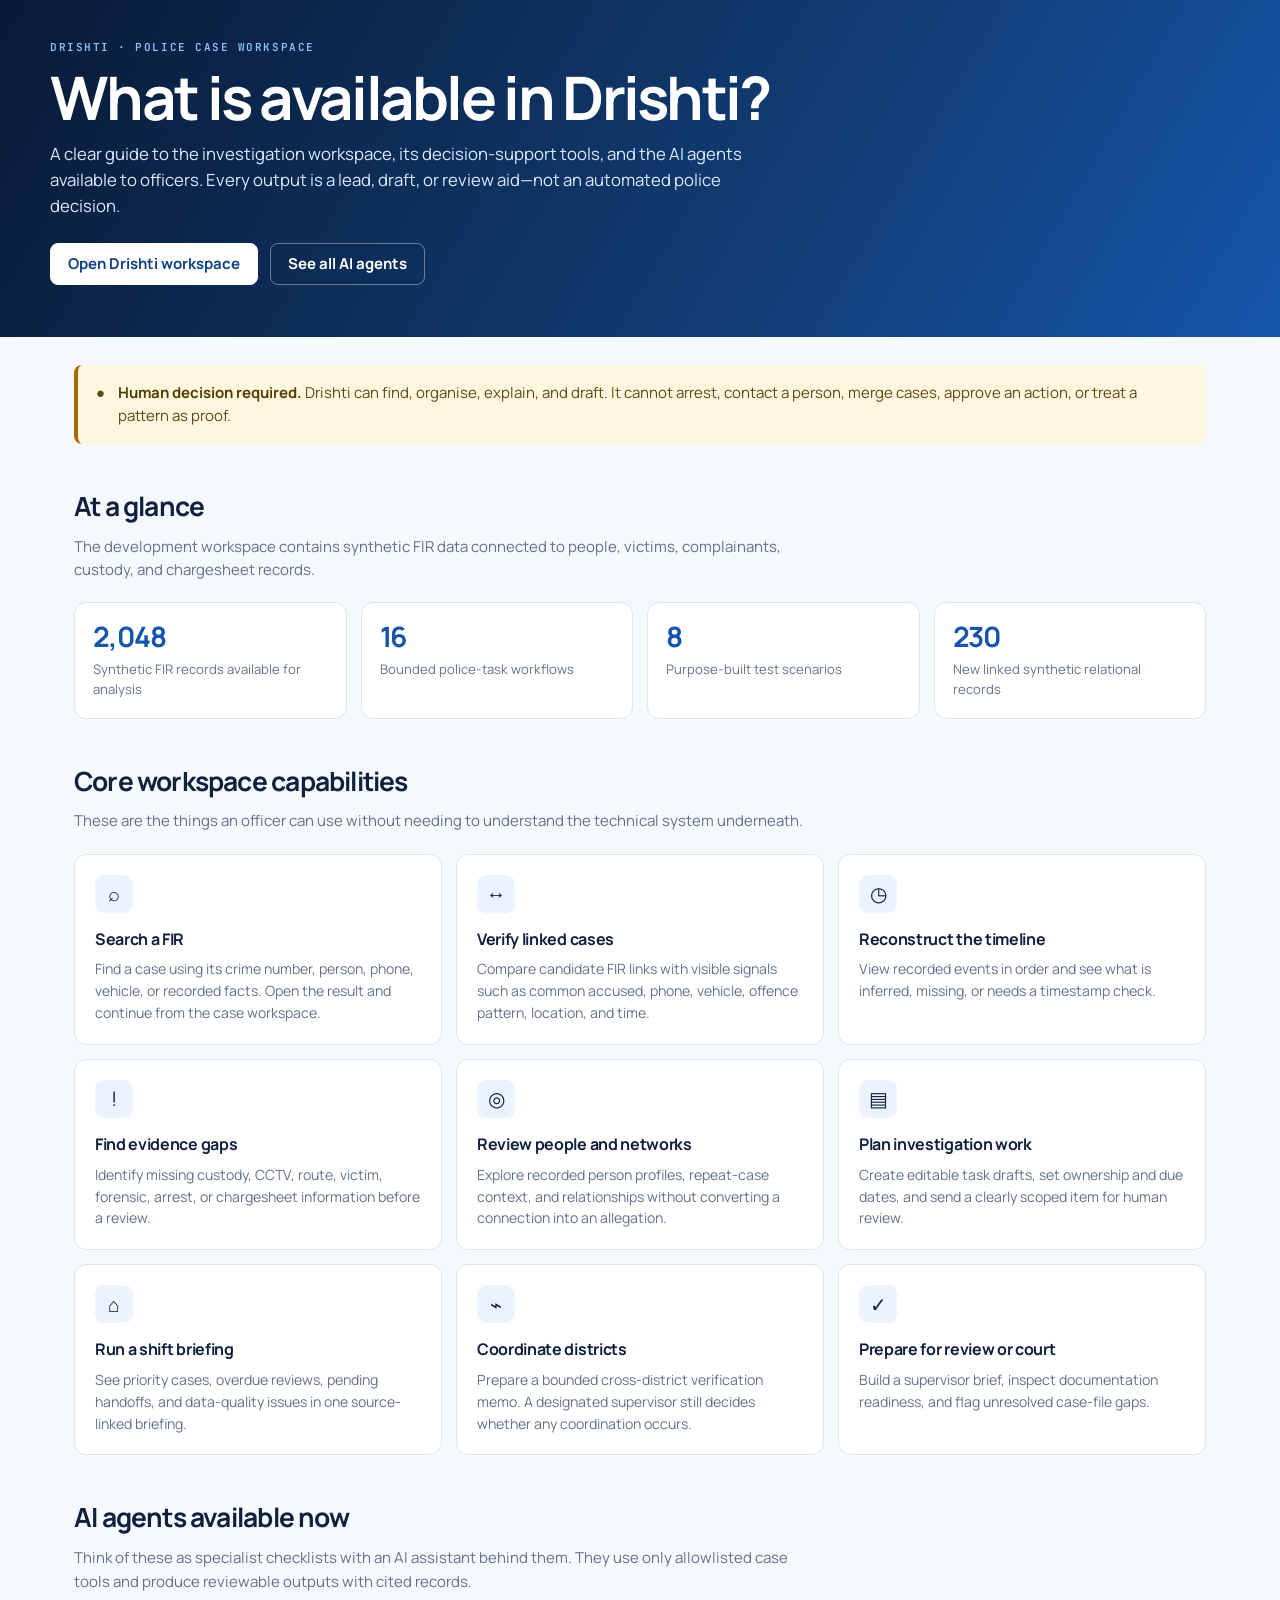
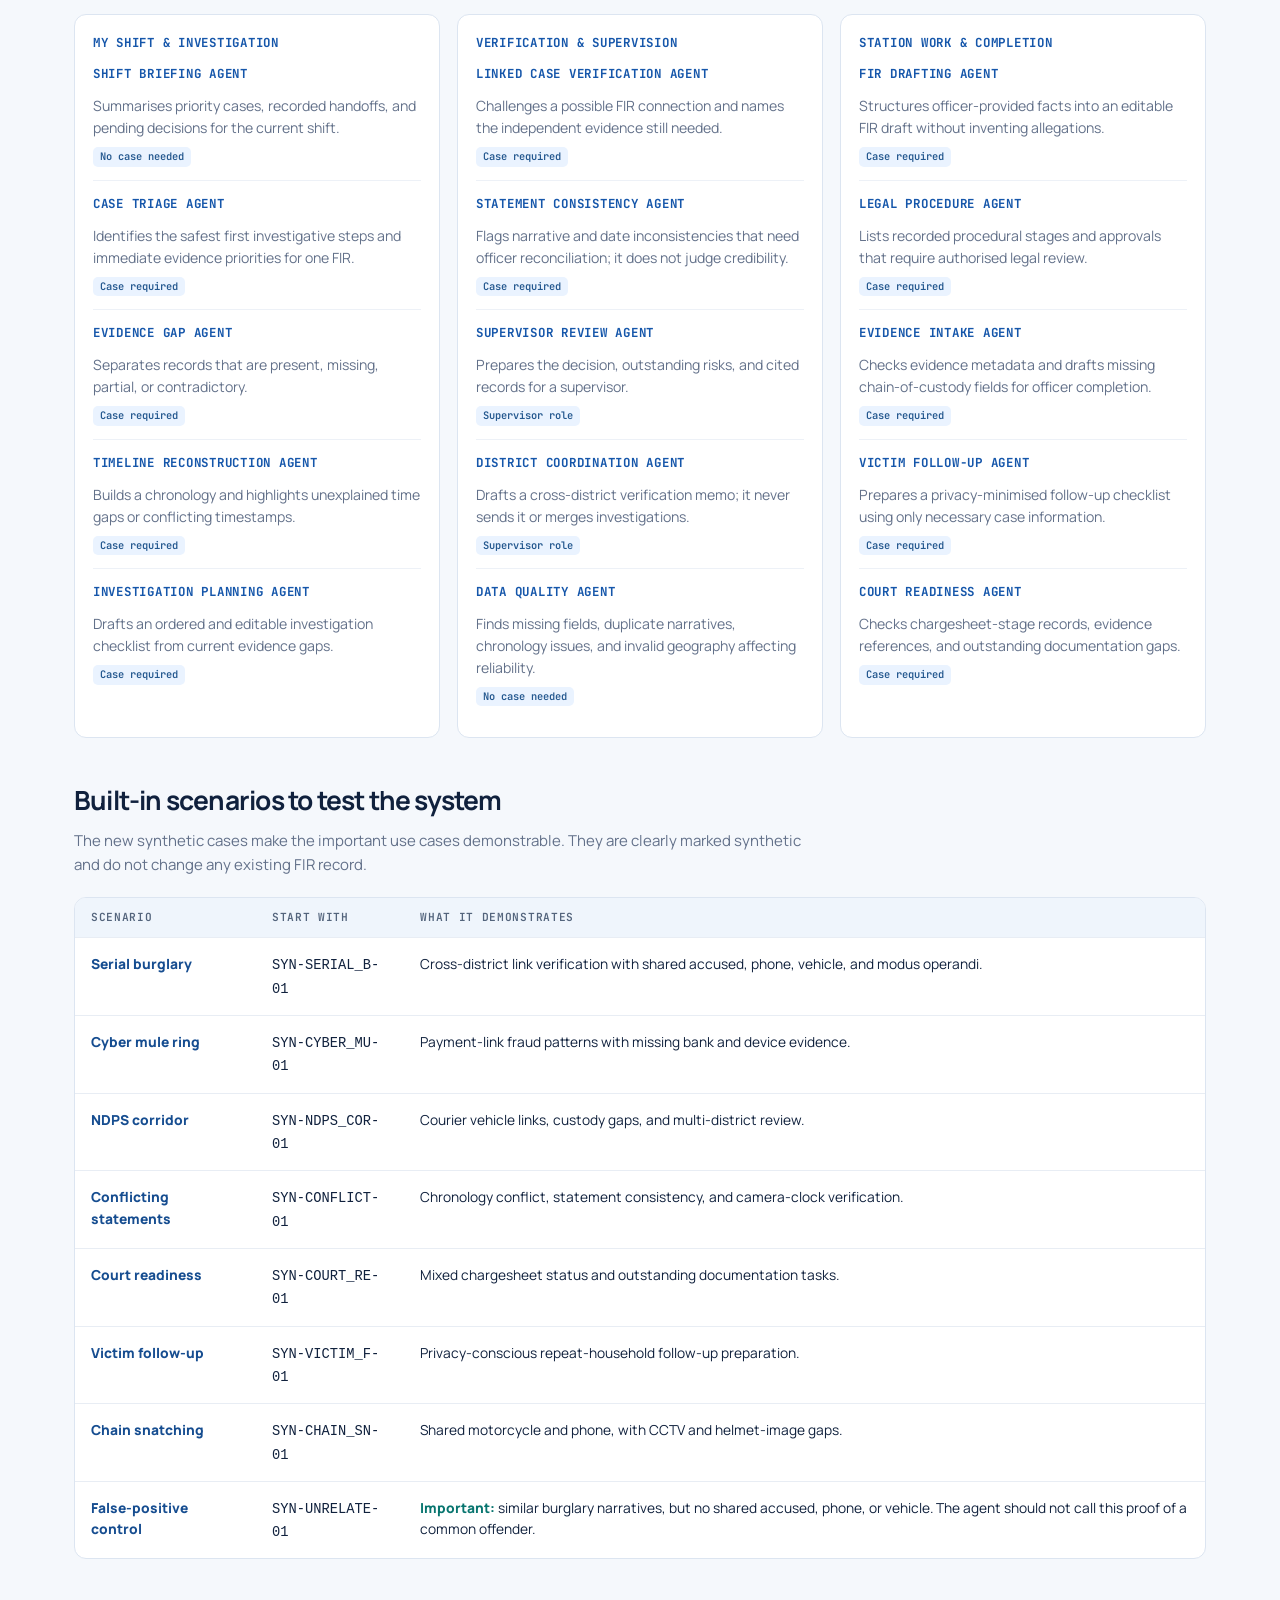
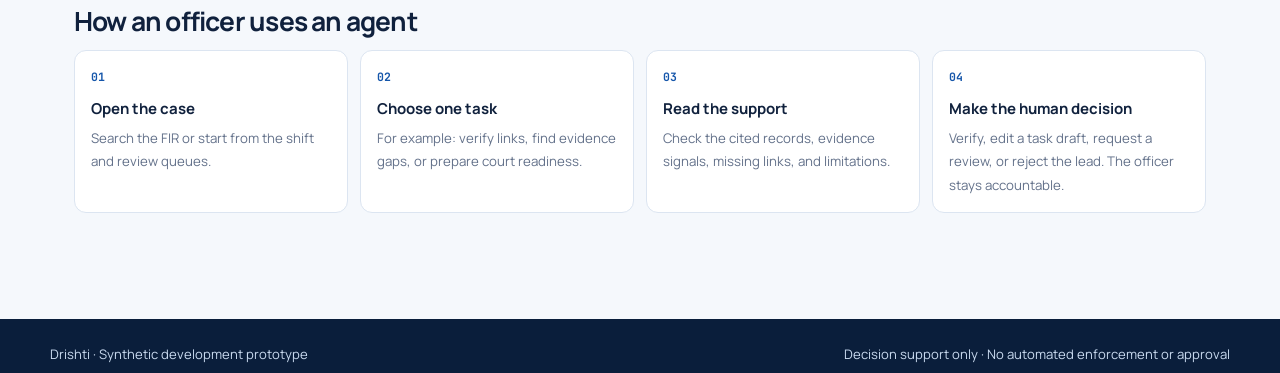
<file: frontend/capabilities.html>
<!doctype html>
<html lang="en">
<head>
  <meta charset="utf-8">
  <meta name="viewport" content="width=device-width, initial-scale=1">
  <meta name="description" content="A plain-language guide to Drishti's police decision-support capabilities and bounded AI agents.">
  <title>What Drishti Can Do</title>
  <link rel="preconnect" href="https://fonts.googleapis.com">
  <link rel="preconnect" href="https://fonts.gstatic.com" crossorigin>
  <link href="https://fonts.googleapis.com/css2?family=Manrope:wght@400;500;600;700;800&family=JetBrains+Mono:wght@500;600&display=swap" rel="stylesheet">
  <style>
    :root { --ink:#10213d; --muted:#63718a; --line:#dce5f1; --paper:#f5f8fc; --white:#fff; --blue:#1556aa; --blue-soft:#eaf3ff; --teal:#08756f; --teal-soft:#e8f7f4; --gold:#a56b00; --gold-soft:#fff6df; --navy:#0a1e3b; }
    * { box-sizing:border-box; }
    body { margin:0; background:var(--paper); color:var(--ink); font:15px/1.55 Manrope,Arial,sans-serif; }
    a { color:inherit; }
    .hero { background:linear-gradient(120deg,#081a35,#123d75 62%,#1556aa); color:#fff; padding:42px 24px 52px; }
    .wrap { max-width:1180px; margin:0 auto; }
    .eyebrow { color:#8bc2ff; font:600 11px/1 JetBrains Mono,monospace; letter-spacing:.14em; text-transform:uppercase; }
    h1 { max-width:760px; margin:13px 0 12px; font-size:clamp(2rem,5vw,3.75rem); line-height:1.05; letter-spacing:-.045em; }
    .hero p { max-width:720px; margin:0; color:#dceafe; font-size:1.05rem; }
    .hero-actions { display:flex; gap:12px; flex-wrap:wrap; margin-top:24px; }
    .button { display:inline-flex; align-items:center; min-height:42px; padding:0 17px; border:1px solid rgba(255,255,255,.38); border-radius:8px; color:#fff; text-decoration:none; font-weight:700; }
    .button.primary { background:#fff; color:#0c4286; border-color:#fff; }
    main { padding:28px 24px 64px; }
    .notice { display:flex; gap:13px; align-items:flex-start; margin:0 0 26px; padding:16px 18px; background:var(--gold-soft); border-left:4px solid var(--gold); border-radius:8px; color:#5f4a16; }
    .notice strong { color:#553d00; }
    .section { margin:42px 0; }
    h2 { margin:0 0 8px; font-size:1.65rem; letter-spacing:-.03em; }
    .lead { max-width:740px; margin:0 0 21px; color:var(--muted); }
    .stats { display:grid; grid-template-columns:repeat(4,1fr); gap:14px; }
    .stat { min-height:112px; padding:18px; background:var(--white); border:1px solid var(--line); border-radius:12px; }
    .stat b { display:block; color:var(--blue); font-size:1.75rem; line-height:1.1; letter-spacing:-.04em; }
    .stat span { display:block; margin-top:7px; color:var(--muted); font-size:.82rem; }
    .feature-grid { display:grid; grid-template-columns:repeat(3,1fr); gap:14px; }
    .feature { padding:20px; background:var(--white); border:1px solid var(--line); border-radius:12px; }
    .feature .icon { display:grid; place-items:center; width:38px; height:38px; margin-bottom:14px; border-radius:9px; background:var(--blue-soft); font-size:20px; }
    .feature h3,.agent h3 { margin:0 0 7px; font-size:1rem; letter-spacing:-.02em; }
    .feature p,.agent p { margin:0; color:var(--muted); font-size:.88rem; }
    .agent-groups { display:grid; grid-template-columns:repeat(3,1fr); gap:17px; }
    .agent-group { padding:18px; border:1px solid var(--line); border-radius:12px; background:var(--white); }
    .agent-group h3 { margin:0 0 12px; color:var(--blue); font-size:.78rem; font-family:JetBrains Mono,monospace; letter-spacing:.06em; text-transform:uppercase; }
    .agent { padding:13px 0; border-top:1px solid #edf1f7; }
    .agent:first-of-type { padding-top:0; border-top:0; }
    .tag { display:inline-block; margin:8px 4px 0 0; padding:3px 7px; border-radius:5px; background:var(--blue-soft); color:#24588f; font:600 .65rem/1.3 JetBrains Mono,monospace; }
    .scenario-table { overflow:auto; background:var(--white); border:1px solid var(--line); border-radius:12px; }
    table { width:100%; min-width:760px; border-collapse:collapse; text-align:left; }
    th { padding:13px 16px; background:#eff5fc; color:#53647c; font:600 .7rem/1.2 JetBrains Mono,monospace; letter-spacing:.06em; text-transform:uppercase; }
    td { padding:15px 16px; border-top:1px solid #e8edf4; vertical-align:top; font-size:.86rem; }
    td:first-child { font-weight:800; color:#164d90; }
    .good { color:var(--teal); font-weight:800; }
    .steps { display:grid; grid-template-columns:repeat(4,1fr); gap:12px; counter-reset:step; }
    .step { position:relative; min-height:138px; padding:20px 16px 16px; background:var(--white); border:1px solid var(--line); border-radius:12px; }
    .step::before { counter-increment:step; content:"0" counter(step); display:block; margin-bottom:14px; color:var(--blue); font:700 .72rem/1 JetBrains Mono,monospace; }
    .step b { display:block; margin-bottom:6px; }
    .step span { color:var(--muted); font-size:.83rem; }
    footer { padding:25px 24px; background:#0a1e3b; color:#c9daef; font-size:.82rem; }
    footer .wrap { display:flex; justify-content:space-between; gap:16px; flex-wrap:wrap; }
    @media (max-width:850px) { .stats,.steps { grid-template-columns:repeat(2,1fr); } .feature-grid,.agent-groups { grid-template-columns:1fr; } }
    @media (max-width:520px) { .hero { padding-top:32px; } main { padding:20px 15px 46px; } .stats,.steps { grid-template-columns:1fr; } }
  </style>
</head>
<body>
  <header class="hero">
    <div class="wrap">
      <div class="eyebrow">Drishti · Police Case Workspace</div>
      <h1>What is available in Drishti?</h1>
      <p>A clear guide to the investigation workspace, its decision-support tools, and the AI agents available to officers. Every output is a lead, draft, or review aid—not an automated police decision.</p>
      <div class="hero-actions">
        <a class="button primary" href="/">Open Drishti workspace</a>
        <a class="button" href="#agents">See all AI agents</a>
      </div>
    </div>
  </header>

  <main class="wrap">
    <div class="notice"><span aria-hidden="true">●</span><div><strong>Human decision required.</strong> Drishti can find, organise, explain, and draft. It cannot arrest, contact a person, merge cases, approve an action, or treat a pattern as proof.</div></div>

    <section class="section">
      <h2>At a glance</h2>
      <p class="lead">The development workspace contains synthetic FIR data connected to people, victims, complainants, custody, and chargesheet records.</p>
      <div class="stats">
        <div class="stat"><b>2,048</b><span>Synthetic FIR records available for analysis</span></div>
        <div class="stat"><b>16</b><span>Bounded police-task workflows</span></div>
        <div class="stat"><b>8</b><span>Purpose-built test scenarios</span></div>
        <div class="stat"><b>230</b><span>New linked synthetic relational records</span></div>
      </div>
    </section>

    <section class="section">
      <h2>Core workspace capabilities</h2>
      <p class="lead">These are the things an officer can use without needing to understand the technical system underneath.</p>
      <div class="feature-grid">
        <article class="feature"><div class="icon">⌕</div><h3>Search a FIR</h3><p>Find a case using its crime number, person, phone, vehicle, or recorded facts. Open the result and continue from the case workspace.</p></article>
        <article class="feature"><div class="icon">↔</div><h3>Verify linked cases</h3><p>Compare candidate FIR links with visible signals such as common accused, phone, vehicle, offence pattern, location, and time.</p></article>
        <article class="feature"><div class="icon">◷</div><h3>Reconstruct the timeline</h3><p>View recorded events in order and see what is inferred, missing, or needs a timestamp check.</p></article>
        <article class="feature"><div class="icon">!</div><h3>Find evidence gaps</h3><p>Identify missing custody, CCTV, route, victim, forensic, arrest, or chargesheet information before a review.</p></article>
        <article class="feature"><div class="icon">◎</div><h3>Review people and networks</h3><p>Explore recorded person profiles, repeat-case context, and relationships without converting a connection into an allegation.</p></article>
        <article class="feature"><div class="icon">▤</div><h3>Plan investigation work</h3><p>Create editable task drafts, set ownership and due dates, and send a clearly scoped item for human review.</p></article>
        <article class="feature"><div class="icon">⌂</div><h3>Run a shift briefing</h3><p>See priority cases, overdue reviews, pending handoffs, and data-quality issues in one source-linked briefing.</p></article>
        <article class="feature"><div class="icon">⌁</div><h3>Coordinate districts</h3><p>Prepare a bounded cross-district verification memo. A designated supervisor still decides whether any coordination occurs.</p></article>
        <article class="feature"><div class="icon">✓</div><h3>Prepare for review or court</h3><p>Build a supervisor brief, inspect documentation readiness, and flag unresolved case-file gaps.</p></article>
      </div>
    </section>

    <section class="section" id="agents">
      <h2>AI agents available now</h2>
      <p class="lead">Think of these as specialist checklists with an AI assistant behind them. They use only allowlisted case tools and produce reviewable outputs with cited records.</p>
      <div class="agent-groups">
        <div class="agent-group"><h3>My shift &amp; investigation</h3>
          <article class="agent"><h3>Shift Briefing Agent</h3><p>Summarises priority cases, recorded handoffs, and pending decisions for the current shift.</p><span class="tag">No case needed</span></article>
          <article class="agent"><h3>Case Triage Agent</h3><p>Identifies the safest first investigative steps and immediate evidence priorities for one FIR.</p><span class="tag">Case required</span></article>
          <article class="agent"><h3>Evidence Gap Agent</h3><p>Separates records that are present, missing, partial, or contradictory.</p><span class="tag">Case required</span></article>
          <article class="agent"><h3>Timeline Reconstruction Agent</h3><p>Builds a chronology and highlights unexplained time gaps or conflicting timestamps.</p><span class="tag">Case required</span></article>
          <article class="agent"><h3>Investigation Planning Agent</h3><p>Drafts an ordered and editable investigation checklist from current evidence gaps.</p><span class="tag">Case required</span></article>
        </div>
        <div class="agent-group"><h3>Verification &amp; supervision</h3>
          <article class="agent"><h3>Linked Case Verification Agent</h3><p>Challenges a possible FIR connection and names the independent evidence still needed.</p><span class="tag">Case required</span></article>
          <article class="agent"><h3>Statement Consistency Agent</h3><p>Flags narrative and date inconsistencies that need officer reconciliation; it does not judge credibility.</p><span class="tag">Case required</span></article>
          <article class="agent"><h3>Supervisor Review Agent</h3><p>Prepares the decision, outstanding risks, and cited records for a supervisor.</p><span class="tag">Supervisor role</span></article>
          <article class="agent"><h3>District Coordination Agent</h3><p>Drafts a cross-district verification memo; it never sends it or merges investigations.</p><span class="tag">Supervisor role</span></article>
          <article class="agent"><h3>Data Quality Agent</h3><p>Finds missing fields, duplicate narratives, chronology issues, and invalid geography affecting reliability.</p><span class="tag">No case needed</span></article>
        </div>
        <div class="agent-group"><h3>Station work &amp; completion</h3>
          <article class="agent"><h3>FIR Drafting Agent</h3><p>Structures officer-provided facts into an editable FIR draft without inventing allegations.</p><span class="tag">Case required</span></article>
          <article class="agent"><h3>Legal Procedure Agent</h3><p>Lists recorded procedural stages and approvals that require authorised legal review.</p><span class="tag">Case required</span></article>
          <article class="agent"><h3>Evidence Intake Agent</h3><p>Checks evidence metadata and drafts missing chain-of-custody fields for officer completion.</p><span class="tag">Case required</span></article>
          <article class="agent"><h3>Victim Follow-up Agent</h3><p>Prepares a privacy-minimised follow-up checklist using only necessary case information.</p><span class="tag">Case required</span></article>
          <article class="agent"><h3>Court Readiness Agent</h3><p>Checks chargesheet-stage records, evidence references, and outstanding documentation gaps.</p><span class="tag">Case required</span></article>
        </div>
      </div>
    </section>

    <section class="section">
      <h2>Built-in scenarios to test the system</h2>
      <p class="lead">The new synthetic cases make the important use cases demonstrable. They are clearly marked synthetic and do not change any existing FIR record.</p>
      <div class="scenario-table"><table>
        <thead><tr><th>Scenario</th><th>Start with</th><th>What it demonstrates</th></tr></thead>
        <tbody>
          <tr><td>Serial burglary</td><td><code>SYN-SERIAL_B-01</code></td><td>Cross-district link verification with shared accused, phone, vehicle, and modus operandi.</td></tr>
          <tr><td>Cyber mule ring</td><td><code>SYN-CYBER_MU-01</code></td><td>Payment-link fraud patterns with missing bank and device evidence.</td></tr>
          <tr><td>NDPS corridor</td><td><code>SYN-NDPS_COR-01</code></td><td>Courier vehicle links, custody gaps, and multi-district review.</td></tr>
          <tr><td>Conflicting statements</td><td><code>SYN-CONFLICT-01</code></td><td>Chronology conflict, statement consistency, and camera-clock verification.</td></tr>
          <tr><td>Court readiness</td><td><code>SYN-COURT_RE-01</code></td><td>Mixed chargesheet status and outstanding documentation tasks.</td></tr>
          <tr><td>Victim follow-up</td><td><code>SYN-VICTIM_F-01</code></td><td>Privacy-conscious repeat-household follow-up preparation.</td></tr>
          <tr><td>Chain snatching</td><td><code>SYN-CHAIN_SN-01</code></td><td>Shared motorcycle and phone, with CCTV and helmet-image gaps.</td></tr>
          <tr><td>False-positive control</td><td><code>SYN-UNRELATE-01</code></td><td><span class="good">Important:</span> similar burglary narratives, but no shared accused, phone, or vehicle. The agent should not call this proof of a common offender.</td></tr>
        </tbody>
      </table></div>
    </section>

    <section class="section">
      <h2>How an officer uses an agent</h2>
      <div class="steps">
        <div class="step"><b>Open the case</b><span>Search the FIR or start from the shift and review queues.</span></div>
        <div class="step"><b>Choose one task</b><span>For example: verify links, find evidence gaps, or prepare court readiness.</span></div>
        <div class="step"><b>Read the support</b><span>Check the cited records, evidence signals, missing links, and limitations.</span></div>
        <div class="step"><b>Make the human decision</b><span>Verify, edit a task draft, request a review, or reject the lead. The officer stays accountable.</span></div>
      </div>
    </section>
  </main>

  <footer><div class="wrap"><span>Drishti · Synthetic development prototype</span><span>Decision support only · No automated enforcement or approval</span></div></footer>
</body>
</html>
</file>
